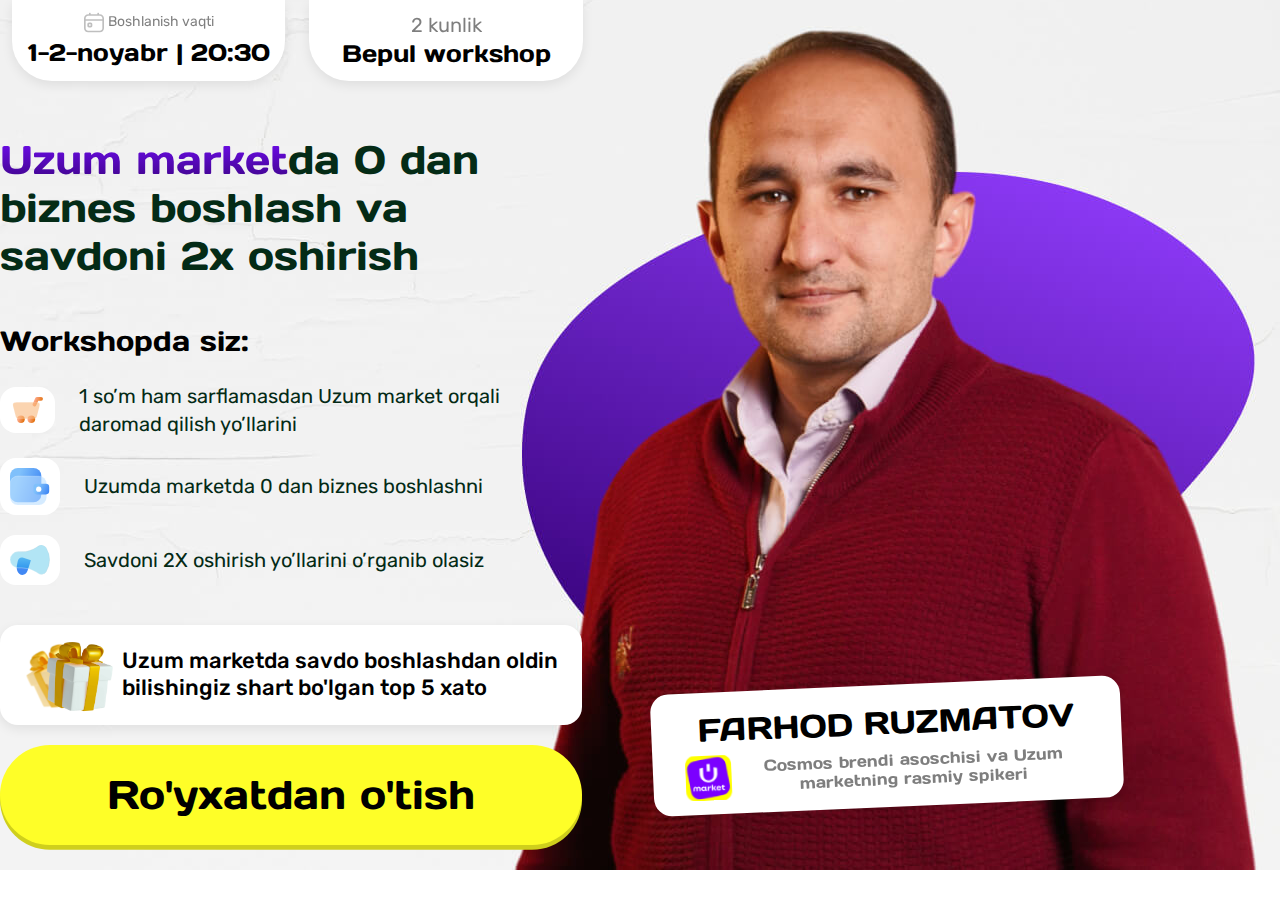
<file: public/index.html>
<!doctype html>
<html lang="en">
<head>
  <meta charset="UTF-8">
  <meta name="viewport"
        content="width=device-width, user-scalable=no, initial-scale=1.0, maximum-scale=1.0, minimum-scale=1.0">
  <meta http-equiv="X-UA-Compatible" content="ie=edge">
  <link rel="stylesheet" href="css/styles.css">
  <!-- Fonts -->
  <link rel="preconnect" href="https://fonts.googleapis.com">
  <link rel="preconnect" href="https://fonts.gstatic.com" crossorigin>
  <link href="https://fonts.googleapis.com/css2?family=Days+One&display=swap" rel="stylesheet">
  <link rel="preconnect" href="https://fonts.googleapis.com">
  <link rel="preconnect" href="https://fonts.gstatic.com" crossorigin>
  <link
    href="https://fonts.googleapis.com/css2?family=Days+One&family=Rubik:ital,wght@0,300..900;1,300..900&display=swap"
    rel="stylesheet">
  <title>Vebinar - Uzumone</title>
</head>
<body>

<div class="h-screen flex flex-col">
  <header>
    <div class="container xl:container-xl px-3 mx-auto grid grid-cols-11">
      <div class="col-span-11 lg:col-span-5 grid grid-cols-2 gap-2 lg:gap-4 xl:gap-6">
        <div
          class="flex flex-col text-center rounded-b-[24px] lg:rounded-b-[32px] xl:rounded-b-[40px] shadow-custom bg-white py-[18px] px-[5px] xl:py-[12px] leading-[1.3]">
          <div class="flex justify-center items-center mb-1 text-[12px] lg:text-[17px] xl:text-[20px] opacity-50">
            <img class="w-[20px] mr-1" src="img/calendar-icon.svg" alt="">
            <span class="font-rubik text-[14px]">Boshlanish vaqti</span>
          </div>
          <div class="text-[16px] lg:text-[20px] xl:text-[24px] font-days-one">
            <span> 1-2-noyabr |</span>
            <span>20:30</span>
          </div>
        </div>
        <div
          class="flex flex-col text-center rounded-b-[24px] lg:rounded-b-[32px] xl:rounded-b-[40px] shadow-custom bg-white py-[18px] xl:py-[12px] leading-[1.3]">
          <div class="text-[14px] lg:text-[17px] xl:text-[20px] opacity-50 font-rubik">2 kunlik</div>
          <div class="text-[16px] lg:text-[20px] xl:text-[24px] px-[2.5px] font-days-one">Bepul workshop</div>
        </div>
      </div>
    </div>
  </header>

  <main class="lg:grow flex items-center">
    <div class="container mx-auto grid grid-cols-11">
      <div class="col-span-11 lg:col-span-5 flex flex-col gap-7 lg:gap-8 xl:gap-10 py-8">
        <h1
          class="text-center lg:text-left text-[22px] lg:text-[40px] xl:text-[40px] text-[#042B16] leading-[1.2] font-days-one">
          <span class="relative">
            <span class="relative z-[1] purple-gradient-text">Uzum market</span>da 0 dan biznes boshlash va savdoni 2x oshirish
          </span>
        </h1>

        <!-- Mentor --->
        <div>
          <div class="shrink-0 lg:hidden relative">
            <img class="h-full mx-auto mt-[-50px] lg: mt-[-30px]" srcset="img/mentor.png 1x, img/mentor@2x.png 2x" src="img/mentor.png"
                 alt="whatever">
            <div
              class="absolute left-0 bottom-[90px] rounded-[18px] shadow-custom py-2.5 px-3.5 bg-white text-center rotate-[-2.47deg] w-[300px] sm:w-[400px]">
              <div class="font-days-one uppercase">Farhod Ruzmatov</div>
              <div class="flex items-center text-[12px] leading-[1.2]">
                <img class="mr-1" src="img/uzum-market-icon.svg" alt="">
                <span class="font-medium opacity-50">Cosmos brendi asoschisi va Uzum marketning rasmiy spikeri</span>
              </div>
            </div>
            <button data-main-button
                    class="block lg:hidden absolute bottom-[-20px]  z-[5] mb-[20px] gradient-button rounded-full w-[100%] mx-auto text-black h-[70px] lg:h-[80px] xl:h-[100px] font-days-one text-[20px] lg:text-[30px] xl:text-[40px]">
            <span>
              Ro'yxatdan o'tish
            </span>
            </button>
          </div>
          <div
            class=" block lg:hidden flex mt-[20px] items-center mb-[20px] ml-[10px] mr-[10px] lg:items-center gap-2 lg:gap-3 xl:gap-[14px] p-1 rounded-[18px] shadow-custom bg-white ">
            <div>
              <div class="flex items-center px-[5px]">
                <img class="w-[100px]" src="img/thank_you_gift@1x.png"
                     srcset="img/thank_you_gift@1x.png 1x, img/thank_you_gift@2x.png 2x" alt="">
                <span class="text-[14px] lg:text-[18px] xl:text-[22px] font-rubik leading-[1.2] font-medium">
                  Uzum marketda savdo boshlashdan oldin bilishingiz shart bo'lgan top 5 xato
                </span>
              </div>
            </div>
          </div>

          <!-- List --->

          <div class="flex flex-col gap-5 px-3 lg:px-0 flex-grow">
            <h2 class="font-days-one text-[18px] lg:text-[24px] xl:text-[28px]">Workshopda siz:</h2>
            <ul class="flex flex-col  gap-3 lg:gap-4 xl:gap-5 relative z-[1]">
              <li class="flex items-center gap-3.5 lg:gap-5 xl:gap-6">
                <div class="py-[10px] px-[12px] bg-white rounded-[16px]">
                  <img class="w-10 lg:w-8 xl:w-10 !shrink-0 " src="img/basket-icon.svg" alt="" width="38" height="32">
                </div>
                <p class="text-[#042A16] text-[16px] lg:text-[16px] xl:text-[20px] font-rubik leading-[1.4]">
                  1 so’m ham sarflamasdan Uzum market orqali daromad qilish yo’llarini
                </p>
              </li>
              <li class="flex items-center gap-3.5 lg:gap-5 xl:gap-6">
                <div class="py-[10px] px-[10px] bg-white rounded-[16px]">
                  <img class="w-6 lg:w-8 xl:w-10 shrink-0" src="img/business-icon.svg" alt="" width="35" height="32">
                </div>
                <p class="text-[#042A16] text-[16px] lg:text-[16px] xl:text-[20px] font-rubik leading-[1.4]">
                  Uzumda marketda 0 dan biznes boshlashni
                </p>
              </li>
              <li class="flex items-center gap-3.5 lg:gap-5 xl:gap-6">
                <div class="py-[10px] px-[10px] bg-white rounded-[16px]">
                  <img class="w-6 lg:w-8 xl:w-10 shrink-0" src="img/warner-icon.svg" alt="" width="40" height="30">
                </div>
                <p class="text-[#042A16] text-[16px] lg:text-[16px] xl:text-[20px] font-rubik leading-[1.4]">
                  Savdoni 2X oshirish yo’llarini o’rganib olasiz
                </p>
              </li>
            </ul>
          </div>
        </div>
        <!-- List --->

        <!-- button and card --->
        <div class="flex flex-col gap-3 lg:gap-4 xl:gap-5 px-3 lg:px-0 mt-[-12px] md:mt-0">
          <div
            class="hidden lg:flex flex items-center lg:items-center gap-2 lg:gap-3 xl:gap-[14px] p-3 rounded-[18px] shadow-custom bg-white ">
            <div>
              <div class="flex items-center px-[10px]">
                <img class="w-[100px]" src="img/thank_you_gift@1x.png"
                     srcset="img/thank_you_gift@1x.png 1x, img/thank_you_gift@2x.png 2x" alt="">
                <span class="text-[16px] lg:text-[18px] xl:text-[22px] font-rubik leading-[1.2] font-medium">
                  Uzum marketda savdo boshlashdan oldin bilishingiz shart bo'lgan top 5 xato
                </span>
              </div>
            </div>
          </div>
          <button data-main-button
                  class="hidden lg:block gradient-button rounded-full w-full text-black h-[70px] lg:h-[80px] xl:h-[100px] font-days-one text-[20px] lg:text-[30px] xl:text-[40px] order-[-1] lg:order-none">
            <span>
              Ro'yxatdan o'tish
            </span>
          </button>
        </div>
        <!-- button and card --->
      </div>
      <div class="w-[540px] col-span-6 hidden lg:flex items-end pb-[10%] pl-[10%]">
        <div class="rounded-[18px] shadow-custom py-3.5 px-8 bg-white text-center rotate-[-2.47deg]">
          <div class="font-days-one uppercase text-[32px]">Farhod Ruzmatov</div>
          <div class="flex items-center justify-center text-[16px] leading-[1.2]">
            <img class="mr-1" src="img/uzum-market-icon.svg" alt="">
            <span class="font-days-one font-medium opacity-50">Cosmos brendi asoschisi va Uzum marketning rasmiy spikeri</span>
          </div>
        </div>
      </div>

    </div>
  </main>
</div>

<div class="fixed inset-0 grid place-items-center p-3 overflow-auto z-20 bg-black bg-opacity-50 hidden"
     data-modal-backdrop data-modal-close>
  <form data-form class="w-full max-w-[520px] p-5 lg:p-10 bg-white rounded-[8px] lg:rounded-[12px] relative">
    <h2 class="mb-4 lg:mb-6 font-days-one text-[28px] lg:text-4xl">Joy band <span>qilish</span></h2>

    <div class="p-4 mb-2 lg:mb-4 text-red-800 rounded-lg border border-red-600 bg-red-50 text-center hidden"
         data-form-alert>
    </div>

    <label class="block w-full mb-4 lg:mb-6">
      <span class="block mb-1.5 sf-pro-400 text-[#48635B] font-rubik">Ism</span>
      <input class="w-full h-12 px-4 rounded-[8px] lg:rounded-[12px] bg-[#F3F7F8] border border-[#bed4da] font-rubik"
             id="name"
             type="text" placeholder="Ismingizni kiriting" name="name">
    </label>

    <label class="block w-full mb-4 lg:mb-6" for="phone">
      <span class="block mb-1.5 text-[#48635B] font-rubik">Telefon raqami</span>
      <span class="flex h-12 rounded-[8px] lg:rounded-[12px] border border-[#bed4da] bg-[#F3F7F8] overflow-hidden">
        <input
          class="bg-transparent border-none focus:outline-0 pl-4 w-[6ch] text-black text-[14px] lg:text-[16px] font-rubik"
          type="text" readonly value="+998">
        <input class="grow bg-transparent border-none focus:outline-0 text-black text-[14px] lg:text-[16px] font-rubik"
               id="phone"
               type="text"
               name="phone"
               maxlength="12"
        >
      </span>
    </label>

    <button data-form-button
            class="w-full h-14 lg:h-16 mt-5 rounded-full font-days-one text-2xl lg:text-[28px] uppercase gradient-button text-white"
            type="submit">
      <span class="font-days-one text-black">
        Band qilish
      </span>
    </button>
    <img data-modal-close class="w-3 lg:w-4 aspect-square absolute top-6 right-6 cursor-pointer" src="img/x.svg"
         alt="close icon">
  </form>
</div>
<!-- Meta Pixel Code -->
<script>
  !function (f, b, e, v, n, t, s) {
    if (f.fbq) return;
    n = f.fbq = function () {
      n.callMethod ?
        n.callMethod.apply(n, arguments) : n.queue.push(arguments)
    };
    if (!f._fbq) f._fbq = n;
    n.push = n;
    n.loaded = !0;
    n.version = '2.0';
    n.queue = [];
    t = b.createElement(e);
    t.async = !0;
    t.src = v;
    s = b.getElementsByTagName(e)[0];
    s.parentNode.insertBefore(t, s)
  }(window, document, 'script',
    'https://connect.facebook.net/en_US/fbevents.js');
  fbq('init', '509440538559162');
  fbq('track', 'PageView');
</script>
<noscript><img height="1" width="1" style="display:none"
               src="https://www.facebook.com/tr?id=509440538559162&ev=PageView&noscript=1"
/></noscript>
<!-- End Meta Pixel Code -->

<script src="js/script.js"></script>

</body>
</html>
</file>
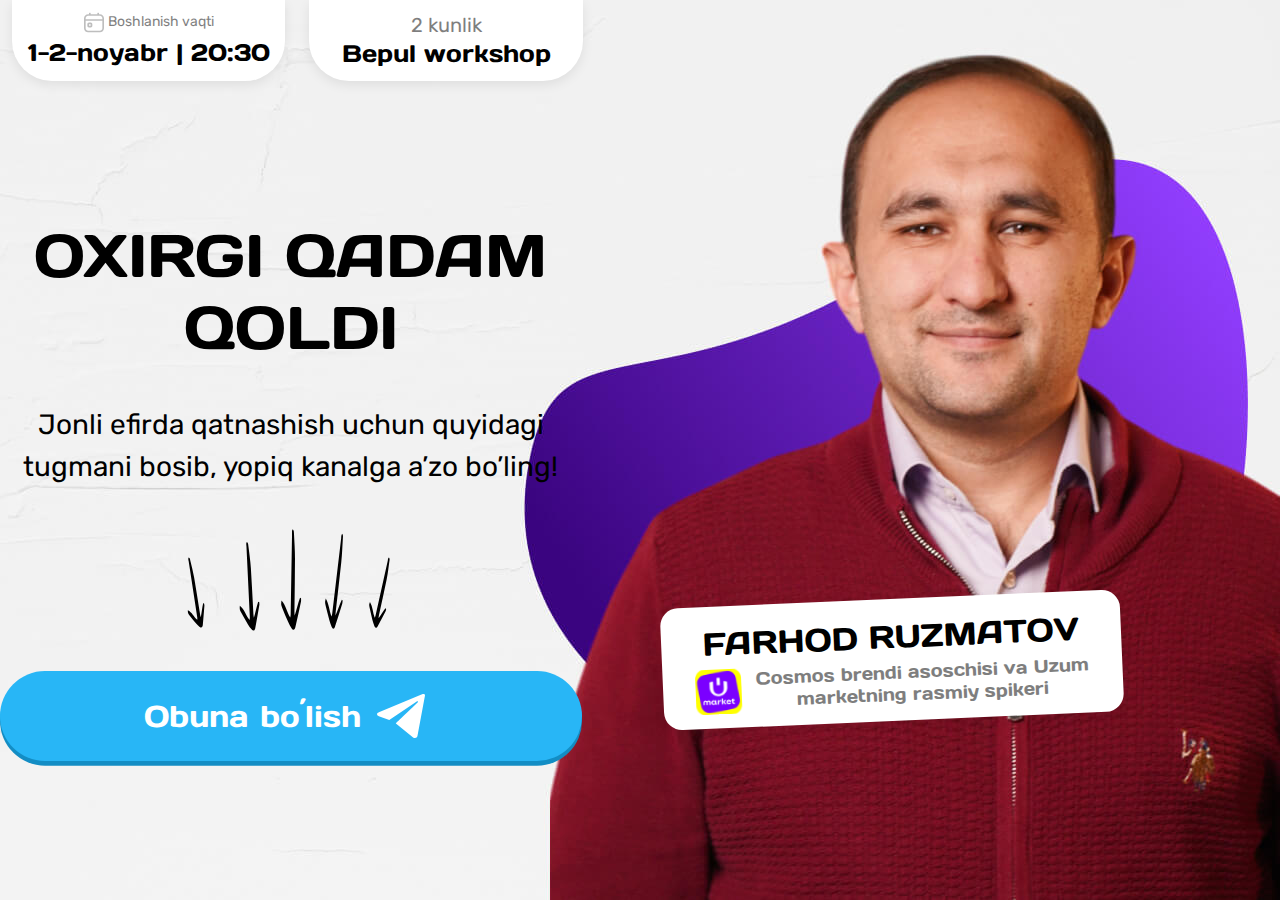
<file: public/telegram.html>
<!doctype html>
<html lang="en">
<head>
  <meta charset="UTF-8">
  <meta name="viewport"
        content="width=device-width, user-scalable=no, initial-scale=1.0, maximum-scale=1.0, minimum-scale=1.0">
  <meta http-equiv="X-UA-Compatible" content="ie=edge">
  <link rel="stylesheet" href="css/styles.css">

  <!--  Fonts -->
  <link rel="stylesheet" href="css/styles.css">
  <link rel="preconnect" href="https://fonts.googleapis.com">
  <link rel="preconnect" href="https://fonts.gstatic.com" crossorigin>
  <link href="https://fonts.googleapis.com/css2?family=Days+One&display=swap" rel="stylesheet">
  <link rel="preconnect" href="https://fonts.googleapis.com">
  <link rel="preconnect" href="https://fonts.gstatic.com" crossorigin>
  <link
    href="https://fonts.googleapis.com/css2?family=Days+One&family=Rubik:ital,wght@0,300..900;1,300..900&display=swap"
    rel="stylesheet">
  <title>Vebinar - Uzumone</title>
</head>
<body class="bg-telegram">
<div class="h-screen flex flex-col">
  <header>
    <div class="container xl:container-xl px-3 mx-auto grid grid-cols-11">
      <div class="col-span-11 lg:col-span-5 grid grid-cols-2 gap-2 lg:gap-4 xl:gap-6">
        <div
          class="flex flex-col text-center rounded-b-[24px] lg:rounded-b-[32px] xl:rounded-b-[40px] shadow-custom bg-white py-[18px] px-[5px] xl:py-[12px] leading-[1.3]">
          <div class="flex justify-center items-center mb-1 text-[12px] lg:text-[17px] xl:text-[20px] opacity-50">
            <img class="w-[20px] mr-1" src="img/calendar-icon.svg" alt="">
            <span class="font-rubik text-[14px]">Boshlanish vaqti</span>
          </div>
          <div class="text-[16px] lg:text-[20px] xl:text-[24px] font-days-one">
            <span> 1-2-noyabr |</span>
            <span>20:30</span>
          </div>
        </div>
        <div
          class="flex flex-col text-center rounded-b-[24px] lg:rounded-b-[32px] xl:rounded-b-[40px] shadow-custom bg-white py-[18px] xl:py-[12px] leading-[1.3]">
          <div class="text-[14px] lg:text-[17px] xl:text-[20px] opacity-50 font-rubik">2 kunlik</div>
          <div class="text-[16px] lg:text-[20px] xl:text-[24px] px-[2.5px] font-days-one">Bepul workshop</div>
        </div>
      </div>
    </div>
  </header>

  <main class="grow flex items-center">
    <div class="container mx-auto grid grid-cols-11">
      <div class="col-span-11 lg:col-span-5 flex flex-col gap-10 py-10">
        <h1
          class="text-center text-[28px] lg:text-[40px] xl:text-[60px] gradient-text  leading-[1.2] uppercase font-days-one px-3">
          Oxirgi qadam qoldi
        </h1>
        <p class="text-[16px] lg:text-[22px] xl:text-[28px] text-center font-rubik">
          Jonli efirda qatnashish uchun quyidagi tugmani bosib, yopiq kanalga a’zo bo’ling!
        </p>
        <img class="animate-bounce mx-auto w-[150px] lg:w-[218px] hidden lg:block" src="img/refferal-icon.svg" alt="">
        <div class="flex flex-col gap-3 lg:gap-4 xl:gap-5 px-3 lg:px-0 mt-[-12px] md:mt-0">
          <button
            class="telegram-channel-btn hidden lg:flex flex justify-center items-center telegram-button rounded-full w-full text-white h-[80px] lg:h-[80px] xl:h-[90px] font-days-one text-[22px] lg:text-[25px] xl:text-[30px]">
            <span class="mr-4">
              Obuna bo´lish
            </span>
            <img class="w-12 mr-3" src="img/telegram-icon.svg" alt="">
          </button>
        </div>
      </div>
      <div class="w-[540px] col-span-6 hidden lg:flex items-end pb-20 pl-20">
        <div class="rounded-[18px] shadow-custom py-3.5 px-8 bg-white text-center rotate-[-2.47deg]">
          <div class="font-days-one uppercase text-[32px]">Farhod Ruzmatov</div>
          <div class="flex items-center">
            <img class="mr-3" src="img/uzum-market-icon.svg" alt="">
            <span class="text-[18px] leading-[1.2] font-days-one font-medium opacity-50">
             Cosmos brendi asoschisi va Uzum marketning rasmiy spikeri</span>
          </span>
          </div>
        </div>
      </div>
    </div>
  </main>
  <div class="block lg:hidden relative">
    <img class="w-full mt-[-80px]" srcset="img/mobile-telegram-bg.png 1x, img/mobile-telegram-bg@2x.png 2x" src="img/mobile-telegram-bg.png"
         alt="whatever">
  </div>
  <button
    class="telegram-channel-btn absolute bottom-[2%] flex lg:hidden flex justify-center items-center telegram-button rounded-full w-full text-white h-[80px] lg:h-[80px] xl:h-[90px] font-days-one text-[22px] lg:text-[25px] xl:text-[30px]">
            <span class="mr-4">
              Obuna bo´lish
            </span>
    <img class="w-12 mr-3" src="img/telegram-icon.svg" alt="">
  </button>
</div>

<script src="js/excel.js"></script>

<!-- Meta Pixel Code -->
<script>
  !function(f,b,e,v,n,t,s)
  {if(f.fbq)return;n=f.fbq=function(){n.callMethod?
    n.callMethod.apply(n,arguments):n.queue.push(arguments)};
    if(!f._fbq)f._fbq=n;n.push=n;n.loaded=!0;n.version='2.0';
    n.queue=[];t=b.createElement(e);t.async=!0;
    t.src=v;s=b.getElementsByTagName(e)[0];
    s.parentNode.insertBefore(t,s)}(window, document,'script',
    'https://connect.facebook.net/en_US/fbevents.js');
  fbq('init', '509440538559162');
  fbq('track', 'PageView');
</script>
<noscript><img height="1" width="1" style="display:none"
               src="https://www.facebook.com/tr?id=509440538559162&ev=PageView&noscript=1"
/></noscript>
<!-- End Meta Pixel Code -->

</body>
</html>
</file>
<file: public/css/styles.css>
body{background-repeat:no-repeat;background-position:top -30px right;background-size:cover;background-image:url(../img/bg-main.jpg);color:#000}.bg-telegram,body{background-attachment:fixed;font-family:Days One,Arial,sans-serif}.bg-telegram{background-position:100% 0;background-image:url(../img/telegram-bg.jpg)}.font-days-one{font-family:Days One,sans-serif}.font-rubik{font-family:Rubik,sans-serif}.purple-gradient-text{background:-webkit-linear-gradient(#760dfc,#3a0480);-webkit-background-clip:text;-webkit-text-fill-color:transparent}.gradient-button{background:#fefe28;box-shadow:0 .3rem 0 0 #cfcf1c;transition:transform .1s ease}.telegram-button{background:#28b6f6;box-shadow:0 .3rem 0 0 #138dc4}.gradient-button:active,.telegram-button:active{transform:translateY(.3rem)}.telegram-radial{background-image:radial-gradient(#1f6588,#279fdb)}@media only screen and (min-width:1536px){.container{max-width:1280px}}@media only screen and (min-width:1700px){.container{max-width:1536px}}@media only screen and (-webkit-min-device-pixel-ratio:2),only screen and (min-device-pixel-ratio:2),only screen and (min-device-pixel-ratio:3),only screen and (min-resolution:192dpi),only screen and (min-resolution:2dppx){body{background-image:url(../img/bg-main@2x.jpg)}.bg-telegram{background-image:url(../img/telegram-bg@2x.jpg)}}@media only screen and (max-width:1023px){.bg-telegram,body{background-image:url(../img/mobile-bg.jpg)}@media only screen and (-webkit-min-device-pixel-ratio:2),only screen and (max-width:1023px) and (-webkit-min-device-pixel-ratio:2),only screen and (min-device-pixel-ratio:2),only screen and (min-resolution:192dpi),only screen and (min-resolution:2dppx){.bg-telegram,body{background-image:url(../img/mobile-bg@2x.jpg)}}}*,:after,:before{--tw-border-spacing-x:0;--tw-border-spacing-y:0;--tw-translate-x:0;--tw-translate-y:0;--tw-rotate:0;--tw-skew-x:0;--tw-skew-y:0;--tw-scale-x:1;--tw-scale-y:1;--tw-pan-x: ;--tw-pan-y: ;--tw-pinch-zoom: ;--tw-scroll-snap-strictness:proximity;--tw-gradient-from-position: ;--tw-gradient-via-position: ;--tw-gradient-to-position: ;--tw-ordinal: ;--tw-slashed-zero: ;--tw-numeric-figure: ;--tw-numeric-spacing: ;--tw-numeric-fraction: ;--tw-ring-inset: ;--tw-ring-offset-width:0px;--tw-ring-offset-color:#fff;--tw-ring-color:rgba(59,130,246,.5);--tw-ring-offset-shadow:0 0 #0000;--tw-ring-shadow:0 0 #0000;--tw-shadow:0 0 #0000;--tw-shadow-colored:0 0 #0000;--tw-blur: ;--tw-brightness: ;--tw-contrast: ;--tw-grayscale: ;--tw-hue-rotate: ;--tw-invert: ;--tw-saturate: ;--tw-sepia: ;--tw-drop-shadow: ;--tw-backdrop-blur: ;--tw-backdrop-brightness: ;--tw-backdrop-contrast: ;--tw-backdrop-grayscale: ;--tw-backdrop-hue-rotate: ;--tw-backdrop-invert: ;--tw-backdrop-opacity: ;--tw-backdrop-saturate: ;--tw-backdrop-sepia: ;--tw-contain-size: ;--tw-contain-layout: ;--tw-contain-paint: ;--tw-contain-style: }::backdrop{--tw-border-spacing-x:0;--tw-border-spacing-y:0;--tw-translate-x:0;--tw-translate-y:0;--tw-rotate:0;--tw-skew-x:0;--tw-skew-y:0;--tw-scale-x:1;--tw-scale-y:1;--tw-pan-x: ;--tw-pan-y: ;--tw-pinch-zoom: ;--tw-scroll-snap-strictness:proximity;--tw-gradient-from-position: ;--tw-gradient-via-position: ;--tw-gradient-to-position: ;--tw-ordinal: ;--tw-slashed-zero: ;--tw-numeric-figure: ;--tw-numeric-spacing: ;--tw-numeric-fraction: ;--tw-ring-inset: ;--tw-ring-offset-width:0px;--tw-ring-offset-color:#fff;--tw-ring-color:rgba(59,130,246,.5);--tw-ring-offset-shadow:0 0 #0000;--tw-ring-shadow:0 0 #0000;--tw-shadow:0 0 #0000;--tw-shadow-colored:0 0 #0000;--tw-blur: ;--tw-brightness: ;--tw-contrast: ;--tw-grayscale: ;--tw-hue-rotate: ;--tw-invert: ;--tw-saturate: ;--tw-sepia: ;--tw-drop-shadow: ;--tw-backdrop-blur: ;--tw-backdrop-brightness: ;--tw-backdrop-contrast: ;--tw-backdrop-grayscale: ;--tw-backdrop-hue-rotate: ;--tw-backdrop-invert: ;--tw-backdrop-opacity: ;--tw-backdrop-saturate: ;--tw-backdrop-sepia: ;--tw-contain-size: ;--tw-contain-layout: ;--tw-contain-paint: ;--tw-contain-style: }

/*! tailwindcss v3.4.14 | MIT License | https://tailwindcss.com*/*,:after,:before{box-sizing:border-box;border:0 solid #e5e7eb}:after,:before{--tw-content:""}:host,html{line-height:1.5;-webkit-text-size-adjust:100%;-moz-tab-size:4;-o-tab-size:4;tab-size:4;font-family:ui-sans-serif,system-ui,sans-serif,Apple Color Emoji,Segoe UI Emoji,Segoe UI Symbol,Noto Color Emoji;font-feature-settings:normal;font-variation-settings:normal;-webkit-tap-highlight-color:transparent}body{margin:0;line-height:inherit}hr{height:0;color:inherit;border-top-width:1px}abbr:where([title]){-webkit-text-decoration:underline dotted;text-decoration:underline dotted}h1,h2,h3,h4,h5,h6{font-size:inherit;font-weight:inherit}a{color:inherit;text-decoration:inherit}b,strong{font-weight:bolder}code,kbd,pre,samp{font-family:ui-monospace,SFMono-Regular,Menlo,Monaco,Consolas,Liberation Mono,Courier New,monospace;font-feature-settings:normal;font-variation-settings:normal;font-size:1em}small{font-size:80%}sub,sup{font-size:75%;line-height:0;position:relative;vertical-align:baseline}sub{bottom:-.25em}sup{top:-.5em}table{text-indent:0;border-color:inherit;border-collapse:collapse}button,input,optgroup,select,textarea{font-family:inherit;font-feature-settings:inherit;font-variation-settings:inherit;font-size:100%;font-weight:inherit;line-height:inherit;letter-spacing:inherit;color:inherit;margin:0;padding:0}button,select{text-transform:none}button,input:where([type=button]),input:where([type=reset]),input:where([type=submit]){-webkit-appearance:button;background-color:transparent;background-image:none}:-moz-focusring{outline:auto}:-moz-ui-invalid{box-shadow:none}progress{vertical-align:baseline}::-webkit-inner-spin-button,::-webkit-outer-spin-button{height:auto}[type=search]{-webkit-appearance:textfield;outline-offset:-2px}::-webkit-search-decoration{-webkit-appearance:none}::-webkit-file-upload-button{-webkit-appearance:button;font:inherit}summary{display:list-item}blockquote,dd,dl,figure,h1,h2,h3,h4,h5,h6,hr,p,pre{margin:0}fieldset{margin:0}fieldset,legend{padding:0}menu,ol,ul{list-style:none;margin:0;padding:0}dialog{padding:0}textarea{resize:vertical}input::-moz-placeholder,textarea::-moz-placeholder{opacity:1;color:#9ca3af}input::placeholder,textarea::placeholder{opacity:1;color:#9ca3af}[role=button],button{cursor:pointer}:disabled{cursor:default}audio,canvas,embed,iframe,img,object,svg,video{display:block;vertical-align:middle}img,video{max-width:100%;height:auto}[hidden]:where(:not([hidden=until-found])){display:none}.container{width:100%}@media (min-width:640px){.container{max-width:640px}}@media (min-width:768px){.container{max-width:768px}}@media (min-width:1024px){.container{max-width:1024px}}@media (min-width:1280px){.container{max-width:1280px}}@media (min-width:1536px){.container{max-width:1536px}}.fixed{position:fixed}.absolute{position:absolute}.relative{position:relative}.inset-0{inset:0}.bottom-\[-20px\]{bottom:-20px}.bottom-\[2\%\]{bottom:2%}.bottom-\[90px\]{bottom:90px}.left-0{left:0}.right-6{right:1.5rem}.top-6{top:1.5rem}.z-20{z-index:20}.z-\[1\]{z-index:1}.z-\[5\]{z-index:5}.order-\[-1\]{order:-1}.col-span-11{grid-column:span 11/span 11}.col-span-6{grid-column:span 6/span 6}.mx-auto{margin-left:auto;margin-right:auto}.mb-1{margin-bottom:.25rem}.mb-1\.5{margin-bottom:.375rem}.mb-2{margin-bottom:.5rem}.mb-4{margin-bottom:1rem}.mb-\[20px\]{margin-bottom:20px}.ml-\[10px\]{margin-left:10px}.mr-1{margin-right:.25rem}.mr-3{margin-right:.75rem}.mr-4{margin-right:1rem}.mr-\[10px\]{margin-right:10px}.mt-5{margin-top:1.25rem}.mt-\[-12px\]{margin-top:-12px}.mt-\[-30px\]{margin-top:-30px}.mt-\[-50px\]{margin-top:-50px}.mt-\[-80px\]{margin-top:-80px}.mt-\[20px\]{margin-top:20px}.block{display:block}.flex{display:flex}.grid{display:grid}.hidden{display:none}.aspect-square{aspect-ratio:1/1}.h-12{height:3rem}.h-14{height:3.5rem}.h-\[70px\]{height:70px}.h-\[80px\]{height:80px}.h-full{height:100%}.h-screen{height:100vh}.w-10{width:2.5rem}.w-12{width:3rem}.w-3{width:.75rem}.w-6{width:1.5rem}.w-\[100\%\]{width:100%}.w-\[100px\]{width:100px}.w-\[150px\]{width:150px}.w-\[20px\]{width:20px}.w-\[300px\]{width:300px}.w-\[540px\]{width:540px}.w-\[6ch\]{width:6ch}.w-full{width:100%}.max-w-\[520px\]{max-width:520px}.\!shrink-0{flex-shrink:0!important}.shrink-0{flex-shrink:0}.flex-grow,.grow{flex-grow:1}.rotate-\[-2\.47deg\]{--tw-rotate:-2.47deg;transform:translate(var(--tw-translate-x),var(--tw-translate-y)) rotate(var(--tw-rotate)) skewX(var(--tw-skew-x)) skewY(var(--tw-skew-y)) scaleX(var(--tw-scale-x)) scaleY(var(--tw-scale-y))}@keyframes bounce{0%,to{transform:translateY(-25%);animation-timing-function:cubic-bezier(.8,0,1,1)}50%{transform:none;animation-timing-function:cubic-bezier(0,0,.2,1)}}.animate-bounce{animation:bounce 1s infinite}.cursor-pointer{cursor:pointer}.grid-cols-11{grid-template-columns:repeat(11,minmax(0,1fr))}.grid-cols-2{grid-template-columns:repeat(2,minmax(0,1fr))}.flex-col{flex-direction:column}.place-items-center{place-items:center}.items-end{align-items:flex-end}.items-center{align-items:center}.justify-center{justify-content:center}.gap-10{gap:2.5rem}.gap-2{gap:.5rem}.gap-3{gap:.75rem}.gap-3\.5{gap:.875rem}.gap-5{gap:1.25rem}.gap-7{gap:1.75rem}.overflow-auto{overflow:auto}.overflow-hidden{overflow:hidden}.rounded-\[16px\]{border-radius:16px}.rounded-\[18px\]{border-radius:18px}.rounded-\[8px\]{border-radius:8px}.rounded-full{border-radius:9999px}.rounded-lg{border-radius:.5rem}.rounded-b-\[24px\]{border-bottom-right-radius:24px;border-bottom-left-radius:24px}.border{border-width:1px}.border-none{border-style:none}.border-\[\#bed4da\]{--tw-border-opacity:1;border-color:rgb(190 212 218/var(--tw-border-opacity))}.border-red-600{--tw-border-opacity:1;border-color:rgb(220 38 38/var(--tw-border-opacity))}.bg-\[\#F3F7F8\]{--tw-bg-opacity:1;background-color:rgb(243 247 248/var(--tw-bg-opacity))}.bg-black{--tw-bg-opacity:1;background-color:rgb(0 0 0/var(--tw-bg-opacity))}.bg-red-50{--tw-bg-opacity:1;background-color:rgb(254 242 242/var(--tw-bg-opacity))}.bg-transparent{background-color:transparent}.bg-white{--tw-bg-opacity:1;background-color:rgb(255 255 255/var(--tw-bg-opacity))}.bg-opacity-50{--tw-bg-opacity:0.5}.p-1{padding:.25rem}.p-3{padding:.75rem}.p-4{padding:1rem}.p-5{padding:1.25rem}.px-3{padding-left:.75rem;padding-right:.75rem}.px-3\.5{padding-left:.875rem;padding-right:.875rem}.px-4{padding-left:1rem;padding-right:1rem}.px-8{padding-left:2rem;padding-right:2rem}.px-\[10px\]{padding-left:10px;padding-right:10px}.px-\[12px\]{padding-left:12px;padding-right:12px}.px-\[2\.5px\]{padding-left:2.5px;padding-right:2.5px}.px-\[5px\]{padding-left:5px;padding-right:5px}.py-10{padding-top:2.5rem;padding-bottom:2.5rem}.py-2\.5{padding-top:.625rem;padding-bottom:.625rem}.py-3\.5{padding-top:.875rem;padding-bottom:.875rem}.py-8{padding-top:2rem;padding-bottom:2rem}.py-\[10px\]{padding-top:10px;padding-bottom:10px}.py-\[18px\]{padding-top:18px;padding-bottom:18px}.pb-20{padding-bottom:5rem}.pb-\[10\%\]{padding-bottom:10%}.pl-20{padding-left:5rem}.pl-4{padding-left:1rem}.pl-\[10\%\]{padding-left:10%}.text-center{text-align:center}.text-2xl{font-size:1.5rem;line-height:2rem}.text-\[12px\]{font-size:12px}.text-\[14px\]{font-size:14px}.text-\[16px\]{font-size:16px}.text-\[18px\]{font-size:18px}.text-\[20px\]{font-size:20px}.text-\[22px\]{font-size:22px}.text-\[28px\]{font-size:28px}.text-\[32px\]{font-size:32px}.font-medium{font-weight:500}.uppercase{text-transform:uppercase}.leading-\[1\.2\]{line-height:1.2}.leading-\[1\.3\]{line-height:1.3}.leading-\[1\.4\]{line-height:1.4}.text-\[\#042A16\]{--tw-text-opacity:1;color:rgb(4 42 22/var(--tw-text-opacity))}.text-\[\#042B16\]{--tw-text-opacity:1;color:rgb(4 43 22/var(--tw-text-opacity))}.text-\[\#48635B\]{--tw-text-opacity:1;color:rgb(72 99 91/var(--tw-text-opacity))}.text-black{--tw-text-opacity:1;color:rgb(0 0 0/var(--tw-text-opacity))}.text-red-800{--tw-text-opacity:1;color:rgb(153 27 27/var(--tw-text-opacity))}.text-white{--tw-text-opacity:1;color:rgb(255 255 255/var(--tw-text-opacity))}.opacity-50{opacity:.5}.shadow-custom{--tw-shadow:0px 4px 12px 0px #00000014;--tw-shadow-colored:0px 4px 12px 0px var(--tw-shadow-color);box-shadow:var(--tw-ring-offset-shadow,0 0 #0000),var(--tw-ring-shadow,0 0 #0000),var(--tw-shadow)}.focus\:outline-0:focus{outline-width:0}@media (min-width:640px){.sm\:w-\[400px\]{width:400px}}@media (min-width:768px){.md\:mt-0{margin-top:0}}@media (min-width:1024px){.lg\:order-none{order:0}.lg\:col-span-5{grid-column:span 5/span 5}.lg\:mb-4{margin-bottom:1rem}.lg\:mb-6{margin-bottom:1.5rem}.lg\:block{display:block}.lg\:flex{display:flex}.lg\:hidden{display:none}.lg\:h-16{height:4rem}.lg\:h-\[80px\]{height:80px}.lg\:w-4{width:1rem}.lg\:w-8{width:2rem}.lg\:w-\[218px\]{width:218px}.lg\:grow{flex-grow:1}.lg\:items-center{align-items:center}.lg\:gap-3{gap:.75rem}.lg\:gap-4{gap:1rem}.lg\:gap-5{gap:1.25rem}.lg\:gap-8{gap:2rem}.lg\:rounded-\[12px\]{border-radius:12px}.lg\:rounded-b-\[32px\]{border-bottom-right-radius:32px;border-bottom-left-radius:32px}.lg\:p-10{padding:2.5rem}.lg\:px-0{padding-left:0;padding-right:0}.lg\:text-left{text-align:left}.lg\:text-4xl{font-size:2.25rem;line-height:2.5rem}.lg\:text-\[16px\]{font-size:16px}.lg\:text-\[17px\]{font-size:17px}.lg\:text-\[18px\]{font-size:18px}.lg\:text-\[20px\]{font-size:20px}.lg\:text-\[22px\]{font-size:22px}.lg\:text-\[24px\]{font-size:24px}.lg\:text-\[25px\]{font-size:25px}.lg\:text-\[28px\]{font-size:28px}.lg\:text-\[30px\]{font-size:30px}.lg\:text-\[40px\]{font-size:40px}}@media (min-width:1280px){.xl\:h-\[100px\]{height:100px}.xl\:h-\[90px\]{height:90px}.xl\:w-10{width:2.5rem}.xl\:gap-10{gap:2.5rem}.xl\:gap-5{gap:1.25rem}.xl\:gap-6{gap:1.5rem}.xl\:gap-\[14px\]{gap:14px}.xl\:rounded-b-\[40px\]{border-bottom-right-radius:40px;border-bottom-left-radius:40px}.xl\:py-\[12px\]{padding-top:12px;padding-bottom:12px}.xl\:text-\[20px\]{font-size:20px}.xl\:text-\[22px\]{font-size:22px}.xl\:text-\[24px\]{font-size:24px}.xl\:text-\[28px\]{font-size:28px}.xl\:text-\[30px\]{font-size:30px}.xl\:text-\[40px\]{font-size:40px}.xl\:text-\[60px\]{font-size:60px}}
</file>
